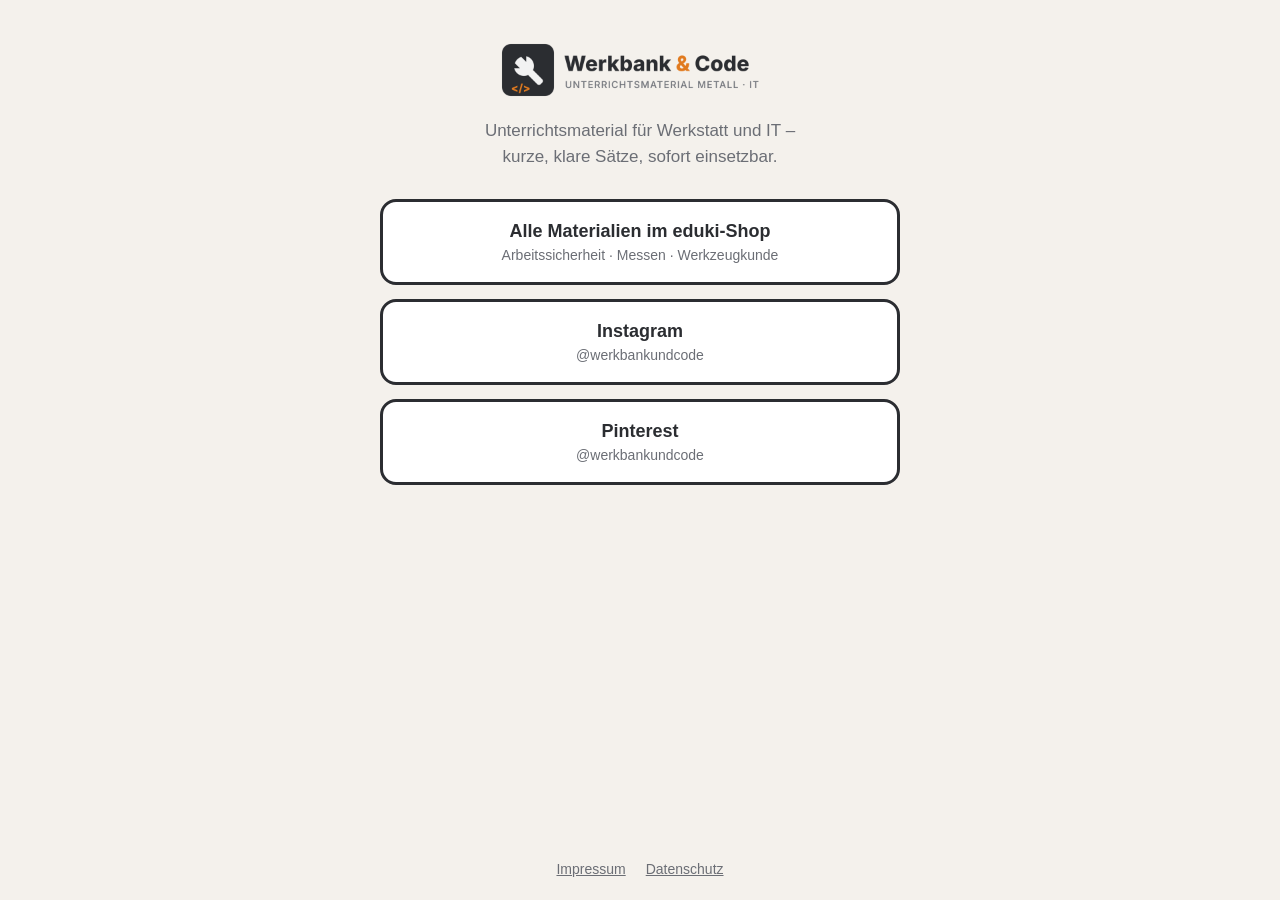
<file: index.html>
<!doctype html>
<html lang="de">
<head>
<meta charset="utf-8">
<meta name="viewport" content="width=device-width, initial-scale=1">
<title>Werkbank &amp; Code – Unterrichtsmaterial für Werkstatt und IT</title>
<meta name="description" content="Unterrichtsmaterial für Werkstatt und IT: Arbeitsblätter und Tests mit Lösung für BVJ, Förderschule und Ausbildung Metall.">
<link rel="icon" href="favicon.png">
<link rel="apple-touch-icon" href="apple-touch-icon.png">
<link rel="stylesheet" href="style.css">
</head>
<body>
<main class="wrap">
  <img class="logo" src="logo.png" alt="Werkbank &amp; Code">
  <p class="claim">Unterrichtsmaterial für Werkstatt und IT –<br>kurze, klare Sätze, sofort einsetzbar.</p>

  <a class="btn" href="https://eduki.com/de/id/5118540/werkbank-code">Alle Materialien im eduki-Shop<small>Arbeitssicherheit · Messen · Werkzeugkunde</small></a>
  <a class="btn" href="https://www.instagram.com/werkbankundcode/">Instagram<small>@werkbankundcode</small></a>
  <a class="btn" href="https://www.pinterest.de/werkbankundcode/">Pinterest<small>@werkbankundcode</small></a>
</main>
<footer><a href="impressum.html">Impressum</a><a href="datenschutz.html">Datenschutz</a></footer>
</body>
</html>
</file>
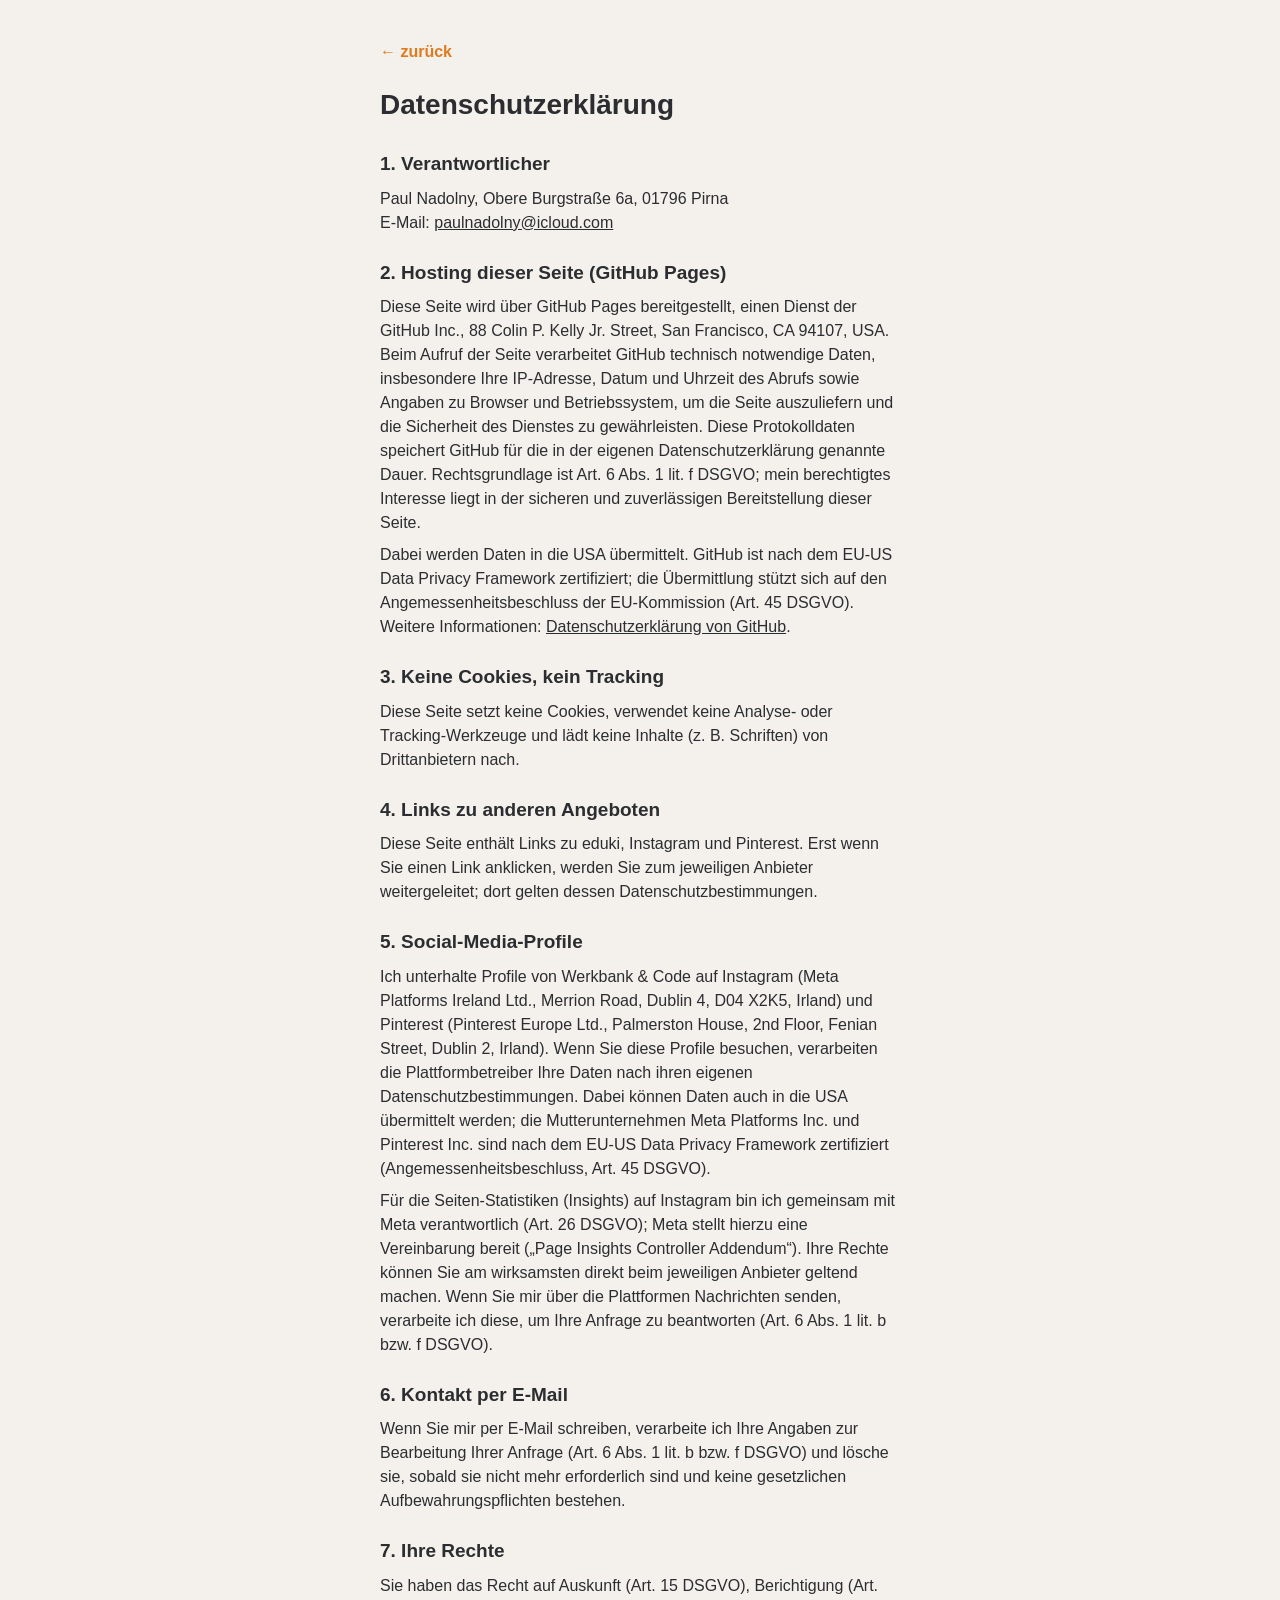
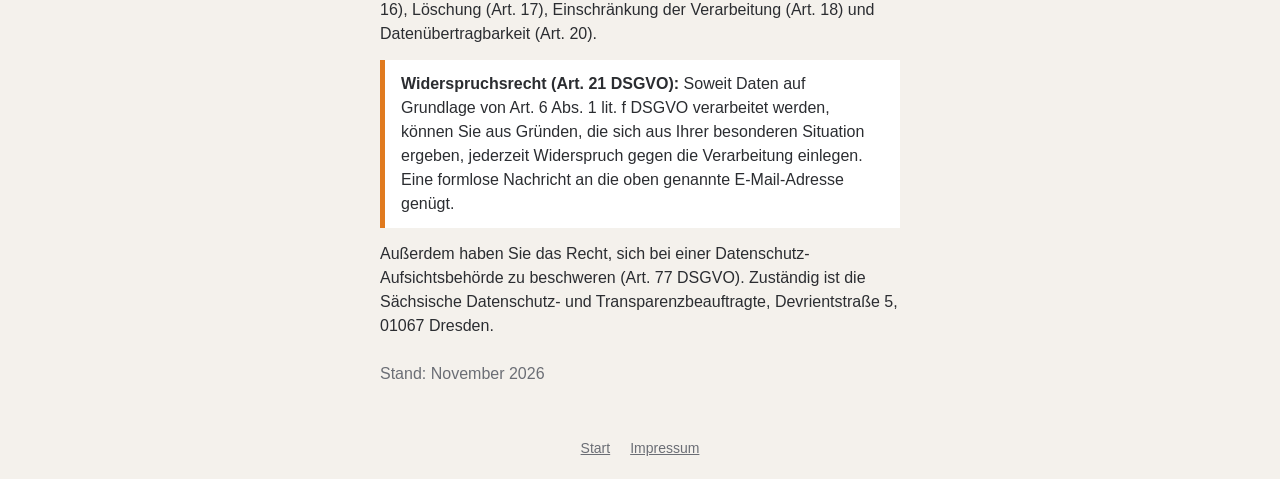
<file: datenschutz.html>
<!doctype html>
<html lang="de">
<head>
<meta charset="utf-8">
<meta name="viewport" content="width=device-width, initial-scale=1">
<title>Datenschutz – Werkbank &amp; Code</title>
<meta name="robots" content="noindex">
<link rel="icon" href="favicon.png">
<link rel="stylesheet" href="style.css">
</head>
<body>
<main class="wrap text">
  <a class="back" href="index.html">← zurück</a>
  <h1>Datenschutzerklärung</h1>

  <h2>1. Verantwortlicher</h2>
  <p>Paul Nadolny, Obere Burgstraße 6a, 01796 Pirna<br>
  E-Mail: <a href="mailto:EMAIL_ADRESSE">paulnadolny@icloud.com</a></p>

  <h2>2. Hosting dieser Seite (GitHub Pages)</h2>
  <p>Diese Seite wird über GitHub Pages bereitgestellt, einen Dienst der GitHub Inc., 88 Colin P. Kelly Jr. Street, San Francisco, CA 94107, USA. Beim Aufruf der Seite verarbeitet GitHub technisch notwendige Daten, insbesondere Ihre IP-Adresse, Datum und Uhrzeit des Abrufs sowie Angaben zu Browser und Betriebssystem, um die Seite auszuliefern und die Sicherheit des Dienstes zu gewährleisten. Diese Protokolldaten speichert GitHub für die in der eigenen Datenschutzerklärung genannte Dauer. Rechtsgrundlage ist Art. 6 Abs. 1 lit. f DSGVO; mein berechtigtes Interesse liegt in der sicheren und zuverlässigen Bereitstellung dieser Seite.</p>
  <p>Dabei werden Daten in die USA übermittelt. GitHub ist nach dem EU-US Data Privacy Framework zertifiziert; die Übermittlung stützt sich auf den Angemessenheitsbeschluss der EU-Kommission (Art. 45 DSGVO). Weitere Informationen: <a href="https://docs.github.com/de/site-policy/privacy-policies/github-general-privacy-statement">Datenschutzerklärung von GitHub</a>.</p>

  <h2>3. Keine Cookies, kein Tracking</h2>
  <p>Diese Seite setzt keine Cookies, verwendet keine Analyse- oder Tracking-Werkzeuge und lädt keine Inhalte (z. B. Schriften) von Drittanbietern nach.</p>

  <h2>4. Links zu anderen Angeboten</h2>
  <p>Diese Seite enthält Links zu eduki, Instagram und Pinterest. Erst wenn Sie einen Link anklicken, werden Sie zum jeweiligen Anbieter weitergeleitet; dort gelten dessen Datenschutzbestimmungen.</p>

  <h2>5. Social-Media-Profile</h2>
  <p>Ich unterhalte Profile von Werkbank &amp; Code auf Instagram (Meta Platforms Ireland Ltd., Merrion Road, Dublin 4, D04 X2K5, Irland) und Pinterest (Pinterest Europe Ltd., Palmerston House, 2nd Floor, Fenian Street, Dublin 2, Irland). Wenn Sie diese Profile besuchen, verarbeiten die Plattformbetreiber Ihre Daten nach ihren eigenen Datenschutzbestimmungen. Dabei können Daten auch in die USA übermittelt werden; die Mutterunternehmen Meta Platforms Inc. und Pinterest Inc. sind nach dem EU-US Data Privacy Framework zertifiziert (Angemessenheitsbeschluss, Art. 45 DSGVO).</p>
  <p>Für die Seiten-Statistiken (Insights) auf Instagram bin ich gemeinsam mit Meta verantwortlich (Art. 26 DSGVO); Meta stellt hierzu eine Vereinbarung bereit („Page Insights Controller Addendum“). Ihre Rechte können Sie am wirksamsten direkt beim jeweiligen Anbieter geltend machen. Wenn Sie mir über die Plattformen Nachrichten senden, verarbeite ich diese, um Ihre Anfrage zu beantworten (Art. 6 Abs. 1 lit. b bzw. f DSGVO).</p>

  <h2>6. Kontakt per E-Mail</h2>
  <p>Wenn Sie mir per E-Mail schreiben, verarbeite ich Ihre Angaben zur Bearbeitung Ihrer Anfrage (Art. 6 Abs. 1 lit. b bzw. f DSGVO) und lösche sie, sobald sie nicht mehr erforderlich sind und keine gesetzlichen Aufbewahrungspflichten bestehen.</p>

  <h2>7. Ihre Rechte</h2>
  <p>Sie haben das Recht auf Auskunft (Art. 15 DSGVO), Berichtigung (Art. 16), Löschung (Art. 17), Einschränkung der Verarbeitung (Art. 18) und Datenübertragbarkeit (Art. 20).</p>
  <div class="box"><strong>Widerspruchsrecht (Art. 21 DSGVO):</strong> Soweit Daten auf Grundlage von Art. 6 Abs. 1 lit. f DSGVO verarbeitet werden, können Sie aus Gründen, die sich aus Ihrer besonderen Situation ergeben, jederzeit Widerspruch gegen die Verarbeitung einlegen. Eine formlose Nachricht an die oben genannte E-Mail-Adresse genügt.</div>
  <p>Außerdem haben Sie das Recht, sich bei einer Datenschutz-Aufsichtsbehörde zu beschweren (Art. 77 DSGVO). Zuständig ist die Sächsische Datenschutz- und Transparenzbeauftragte, Devrientstraße 5, 01067 Dresden.</p>

  <p style="margin-top:24px;color:#6B6E75">Stand: November 2026</p>
</main>
<footer><a href="index.html">Start</a><a href="impressum.html">Impressum</a></footer>
</body>
</html>
</file>
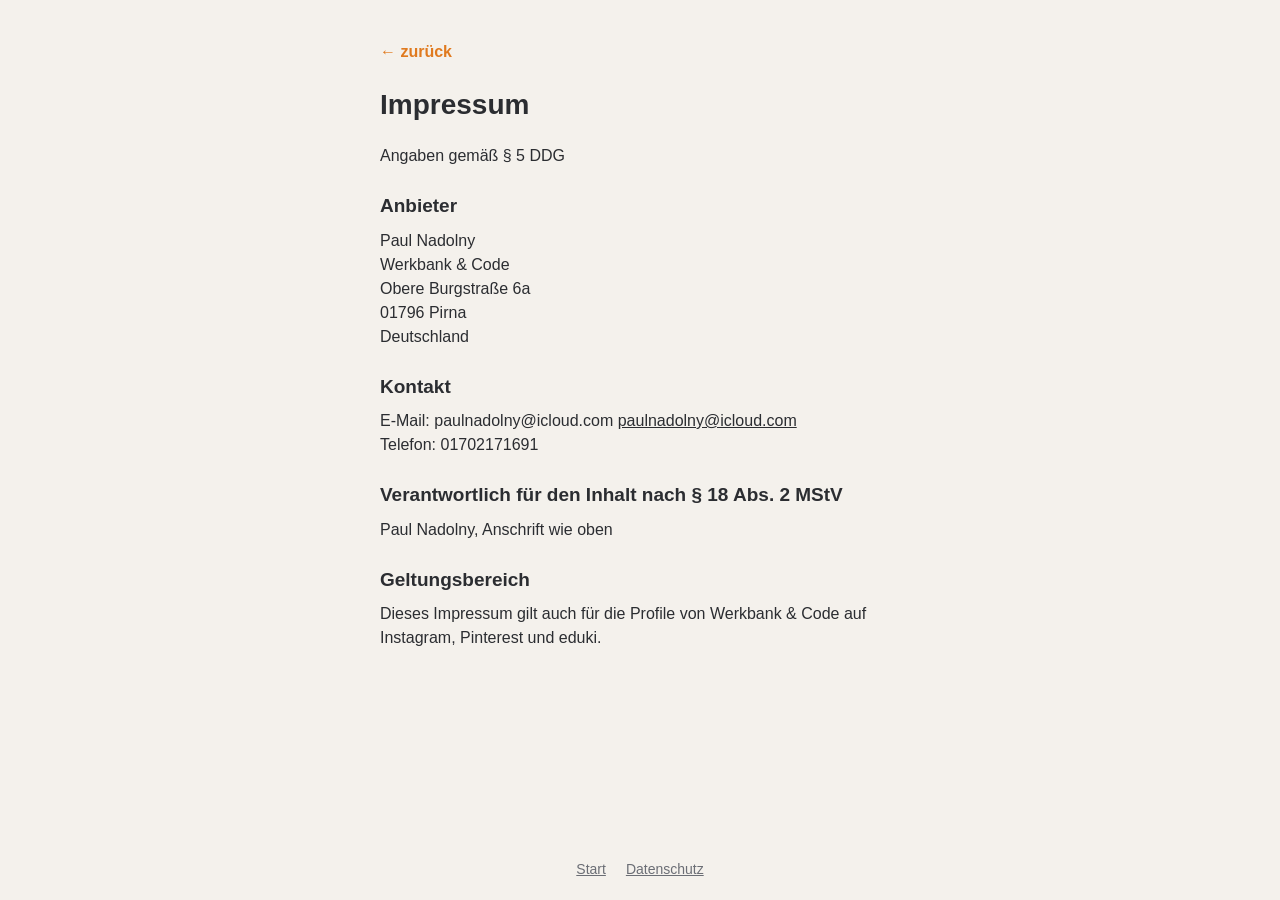
<file: impressum.html>
<!doctype html>
<html lang="de">
<head>
<meta charset="utf-8">
<meta name="viewport" content="width=device-width, initial-scale=1">
<title>Impressum – Werkbank &amp; Code</title>
<meta name="robots" content="noindex">
<link rel="icon" href="favicon.png">
<link rel="stylesheet" href="style.css">
</head>
<body>
<main class="wrap text">
  <a class="back" href="index.html">← zurück</a>
  <h1>Impressum</h1>
  <p>Angaben gemäß § 5 DDG</p>

  <h2>Anbieter</h2>
  <p>Paul Nadolny<br>
  Werkbank &amp; Code<br>
  Obere Burgstraße 6a<br>
  01796 Pirna<br>
  Deutschland</p>

  <h2>Kontakt</h2>
  <p>E-Mail: paulnadolny@icloud.com <a href="mailto:EMAIL_ADRESSE">paulnadolny@icloud.com</a><br>
  Telefon: 01702171691</p>

  <h2>Verantwortlich für den Inhalt nach § 18 Abs. 2 MStV</h2>
  <p>Paul Nadolny, Anschrift wie oben</p>

  <h2>Geltungsbereich</h2>
  <p>Dieses Impressum gilt auch für die Profile von Werkbank &amp; Code auf Instagram, Pinterest und eduki.</p>
</main>
<footer><a href="index.html">Start</a><a href="datenschutz.html">Datenschutz</a></footer>
</body>
</html>
</file>
<file: style.css>
:root{--dark:#2B2D31;--orange:#E07A1F;--bg:#F4F1EC;--grey:#6B6E75;--line:#DDD8D0}
*{box-sizing:border-box;margin:0;padding:0}
body{font-family:-apple-system,BlinkMacSystemFont,"Segoe UI",Roboto,Helvetica,Arial,sans-serif;background:var(--bg);color:var(--dark);line-height:1.5;min-height:100vh;display:flex;flex-direction:column}
a{color:inherit}
.wrap{width:100%;max-width:560px;margin:0 auto;padding:40px 20px 24px;flex:1}
.logo{display:block;width:280px;max-width:80%;margin:0 auto 18px}
.claim{text-align:center;color:var(--grey);font-size:17px;margin-bottom:30px}
.btn{display:block;text-decoration:none;background:#fff;border:3px solid var(--dark);border-radius:16px;padding:16px 20px;margin-bottom:14px;font-weight:700;font-size:18px;text-align:center;transition:transform .1s}
.btn:hover{transform:translateY(-2px)}
.btn small{display:block;font-weight:500;font-size:14px;color:var(--grey)}
.btn.main{background:#B85A0E;border-color:#B85A0E;color:#fff}
.btn.main small{color:#fff}
footer{text-align:center;font-size:14px;color:var(--grey);padding:20px}
footer a{margin:0 10px}
.text h1{font-size:28px;margin:10px 0 18px}
.text h2{font-size:19px;margin:24px 0 8px}
.text p,.text li{margin-bottom:8px}
.text ul{padding-left:22px}
.back{display:inline-block;margin-bottom:10px;font-weight:700;text-decoration:none;color:var(--orange)}
.box{background:#fff;border-left:5px solid var(--orange);padding:12px 16px;margin:14px 0}
</file>
